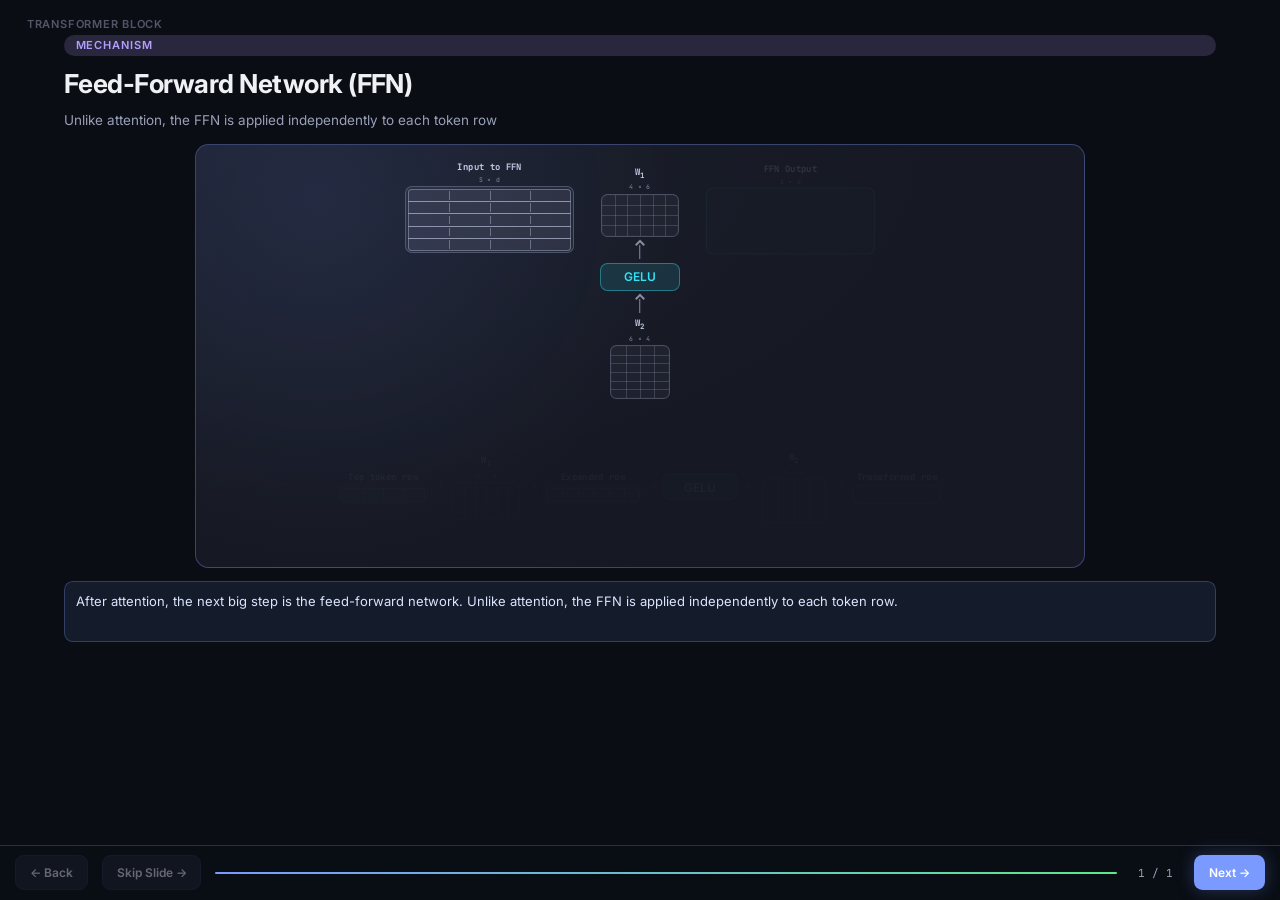
<file: html-animations/day2-after-attention.html>
<!DOCTYPE html>
<html lang="en">
<head>
<meta charset="UTF-8">
<meta name="viewport" content="width=device-width, initial-scale=1.0">
<title>Day 2 - After Attention</title>
<style>
  @import url('https://fonts.googleapis.com/css2?family=Inter:wght@400;500;600;700;800&family=JetBrains+Mono:wght@400;500;600&display=swap');

  * { margin: 0; padding: 0; box-sizing: border-box; }

  html {
    font-size: clamp(14px, calc(0.5vw + 0.55vh + 4px), 32px);
  }

  :root {
    --bg: #0a0d14;
    --surface: #161923;
    --surface2: #1e2231;
    --border: #2a2f42;
    --text: #f0f1f4;
    --text-dim: #99a0b8;
    --accent: #7b9aff;
    --accent-glow: rgba(123,154,255,0.28);
    --green: #5ae88e;
    --green-glow: rgba(90,232,142,0.22);
    --purple: #b49dff;
    --cyan: #33e0f5;
    --arch-arrow-length: 1.2rem;
  }

  body {
    background: var(--bg);
    color: var(--text);
    font-family: 'Inter', sans-serif;
    height: 100vh;
    overflow: hidden;
    display: flex;
    flex-direction: column;
  }

  .slide-container {
    flex: 1;
    position: relative;
    overflow: hidden;
  }

  .slide {
    position: absolute;
    inset: 0;
    display: none;
    flex-direction: column;
    padding: 2.25rem 5vw 4.25rem;
    overflow-y: auto;
    animation: fadeSlideIn 0.4s cubic-bezier(0.25, 0.46, 0.45, 0.94);
  }

  .slide.active { display: flex; }

  @keyframes fadeSlideIn {
    from { opacity: 0; transform: translateY(1rem); }
    to { opacity: 1; transform: translateY(0); }
  }

  h2 {
    font-size: 1.7rem;
    font-weight: 700;
    letter-spacing: -0.02em;
    margin-bottom: 0.75rem;
  }

  .small-text {
    font-size: 0.88rem;
    color: var(--text-dim);
    line-height: 1.55;
  }

  .section-tag {
    position: absolute;
    top: 1.125rem;
    left: 1.75rem;
    font-size: 0.72rem;
    font-weight: 600;
    text-transform: uppercase;
    letter-spacing: 0.07em;
    color: var(--text-dim);
    opacity: 0.5;
  }

  .badge {
    display: inline-block;
    font-size: 0.72rem;
    font-weight: 600;
    text-transform: uppercase;
    letter-spacing: 0.08em;
    padding: 0.25rem 0.75rem;
    border-radius: 1.25rem;
    margin-bottom: 0.75rem;
  }

  .badge.concept {
    background: rgba(180,157,255,0.18);
    color: var(--purple);
  }

  .card {
    background: var(--surface);
    border: 1px solid var(--border);
    border-radius: 0.875rem;
    padding: 1.5rem;
    position: relative;
    overflow: hidden;
  }

  .card::before {
    content: '';
    position: absolute;
    inset: 0;
    border-radius: inherit;
    background: radial-gradient(ellipse at top left, rgba(123,154,255,0.05), transparent 60%);
    pointer-events: none;
  }

  .deck-layout {
    margin-top: 0.85rem;
    display: flex;
    align-items: center;
    justify-content: center;
  }

  .takeaway {
    margin-top: 0.82rem;
    border: 1px solid rgba(123,154,255,0.28);
    border-radius: 0.58rem;
    background: rgba(123,154,255,0.1);
    display: block;
    padding: 0.62rem 0.72rem;
    font-size: 0.85rem;
    color: #dbe4ff;
    line-height: 1.45;
    min-height: 3.95rem;
  }

  .bottom-bar {
    height: 3.6rem;
    border-top: 1px solid var(--border);
    background: rgba(10,13,20,0.96);
    display: flex;
    align-items: center;
    gap: 0.9rem;
    padding: 0 1rem;
    flex-shrink: 0;
  }

  .nav-btn {
    background: var(--surface2);
    color: var(--text);
    border: 1px solid var(--border);
    border-radius: 0.55rem;
    padding: 0.58rem 0.9rem;
    font: inherit;
    font-size: 0.78rem;
    font-weight: 600;
    cursor: pointer;
    transition: 0.18s ease;
  }

  .nav-btn.primary {
    background: var(--accent);
    color: #fff;
    border-color: transparent;
    box-shadow: 0 0 18px var(--accent-glow);
  }

  .nav-btn:disabled {
    opacity: 0.4;
    cursor: default;
    box-shadow: none;
  }

  .progress-track {
    flex: 1;
    height: 0.18rem;
    border-radius: 999px;
    background: rgba(153,160,184,0.18);
    overflow: hidden;
  }

  .progress-fill {
    height: 100%;
    width: 100%;
    background: linear-gradient(90deg, var(--accent), var(--green));
  }

  .slide-counter {
    min-width: 3.2rem;
    text-align: center;
    font-family: 'JetBrains Mono', monospace;
    font-size: 0.72rem;
    color: var(--text-dim);
  }

  .arch-box {
    padding: 0.45rem 1.25rem;
    border-radius: 0.5rem;
    font-size: 0.78rem;
    font-weight: 600;
    text-align: center;
    min-width: 9rem;
    border: 1.5px solid;
    position: relative;
    z-index: 1;
  }

  .arch-box.ffn {
    background: rgba(51,224,245,0.12);
    border-color: rgba(51,224,245,0.4);
    color: var(--cyan);
  }

  .arch-arrow {
    position: relative;
    width: 0.9rem;
    height: var(--arch-arrow-length);
    margin: 0.05rem 0;
    display: block;
    overflow: visible;
  }

  .arch-arrow::before {
    content: '';
    position: absolute;
    left: 50%;
    top: 0.26rem;
    bottom: 0;
    width: 1.5px;
    transform: translateX(-50%);
    background: rgba(153,160,184,0.85);
  }

  .arch-arrow::after {
    content: '';
    position: absolute;
    left: 50%;
    top: 0;
    width: 0.32rem;
    height: 0.32rem;
    border-left: 2px solid rgba(153,160,184,0.85);
    border-top: 2px solid rgba(153,160,184,0.85);
    transform: translateX(-50%) rotate(45deg);
  }

  .post-panel {
    display: grid;
    justify-items: center;
    align-content: start;
    gap: 0.16rem;
  }

  .post-panel-label {
    font-family: 'JetBrains Mono', monospace;
    font-size: 0.58rem;
    font-weight: 700;
    letter-spacing: 0.04em;
    text-align: center;
    color: rgba(214,224,250,0.9);
  }

  .post-panel-dims {
    font-family: 'JetBrains Mono', monospace;
    font-size: 0.42rem;
    color: rgba(182,194,223,0.66);
    letter-spacing: 0.04em;
    text-align: center;
  }

  .post-formula-chip,
  .post-note {
    font-family: 'JetBrains Mono', monospace;
    font-size: 0.54rem;
    line-height: 1.35;
    border-radius: 999px;
    padding: 0.18rem 0.46rem;
    white-space: nowrap;
  }

  .post-formula-chip {
    border: 1px solid rgba(123,154,255,0.3);
    background: rgba(123,154,255,0.1);
    color: rgba(220,229,255,0.95);
  }

  .post-note {
    border: 1px solid rgba(90,232,142,0.22);
    background: rgba(90,232,142,0.08);
    color: rgba(192,244,215,0.92);
    white-space: normal;
  }

  .matrix-shell {
    position: relative;
    padding: 0.1rem;
    border: 1px solid rgba(184,194,221,0.28);
    border-radius: 0.46rem;
    background: rgba(184,194,221,0.05);
    overflow: hidden;
  }

  .matrix-shell::before,
  .weight-shell::before {
    content: '';
    position: absolute;
    inset: 0;
    border-radius: inherit;
    box-shadow: inset 0 0 0 1px rgba(255,255,255,0.02);
    pointer-events: none;
  }

  .matrix-shell.matrix-neutral {
    background: rgba(184,194,221,0.05);
    border-color: rgba(184,194,221,0.28);
  }

  .matrix-shell.matrix-focus {
    background: rgba(123,154,255,0.08);
    border-color: rgba(123,154,255,0.32);
  }

  .matrix-shell.matrix-result {
    background: rgba(51,224,245,0.08);
    border-color: rgba(51,224,245,0.3);
  }

  .matrix-slots {
    display: grid;
  }

  .matrix-row {
    min-height: 0;
    padding: 0;
    opacity: 1;
    transform: translateY(0);
    transition: opacity 0.24s ease, transform 0.24s ease;
  }

  .matrix-row.is-hidden {
    opacity: 0;
    transform: translateY(0.16rem);
  }

  .matrix-row.is-active .matrix-vector {
    border-color: rgba(123,154,255,0.72);
    background: rgba(123,154,255,0.17);
    box-shadow: 0 0 0 0.08rem rgba(123,154,255,0.18);
  }

  .matrix-row + .matrix-row .matrix-vector {
    margin-top: -1px;
  }

  .matrix-vector {
    position: relative;
    height: var(--matrix-row-h, 0.86rem);
    width: 100%;
    border-radius: 0;
    border: 1px solid rgba(184,194,221,0.4);
    background: rgba(184,194,221,0.08);
    overflow: hidden;
    transition: border-color 0.22s ease, background 0.22s ease, box-shadow 0.22s ease;
  }

  .matrix-shell.matrix-focus .matrix-vector {
    border-color: rgba(123,154,255,0.5);
    background: rgba(123,154,255,0.12);
  }

  .matrix-shell.matrix-result .matrix-vector {
    border-color: rgba(51,224,245,0.46);
    background: rgba(51,224,245,0.11);
  }

  .matrix-row:first-child .matrix-vector {
    border-top-left-radius: 0.24rem;
    border-top-right-radius: 0.24rem;
  }

  .matrix-row:last-child .matrix-vector {
    border-bottom-left-radius: 0.24rem;
    border-bottom-right-radius: 0.24rem;
  }

  .matrix-divider {
    position: absolute;
    top: 0.08rem;
    bottom: 0.08rem;
    width: 1px;
    background: rgba(201,212,240,0.38);
  }

  .weight-wrap {
    display: grid;
    justify-items: center;
    gap: 0.08rem;
  }

  .weight-shell {
    position: relative;
    border: 1px solid rgba(184,194,221,0.28);
    border-radius: 0.42rem;
    background: rgba(184,194,221,0.05);
    overflow: hidden;
  }

  .weight-grid {
    position: absolute;
    inset: 0;
  }

  .weight-grid-v,
  .weight-grid-h {
    position: absolute;
    background: rgba(184,194,221,0.2);
  }

  .weight-grid-v {
    top: 0;
    bottom: 0;
    width: 1px;
  }

  .weight-grid-h {
    left: 0;
    right: 0;
    height: 1px;
  }

  .ffn-stage {
    position: relative;
    width: min(100%, 58rem);
    min-height: clamp(18rem, 60vh, 26rem);
    padding: 1rem 1.15rem 1.15rem;
    border-color: rgba(123,154,255,0.34);
    background:
      radial-gradient(circle at 14% 14%, rgba(123,154,255,0.1), transparent 42%),
      var(--surface);
  }

  .ffn-ghost-layer {
    position: absolute;
    inset: 0;
    pointer-events: none;
    z-index: 6;
    overflow: hidden;
  }

  .ffn-ghost {
    position: absolute;
    pointer-events: none;
    transform-origin: center center;
    opacity: 0.98;
    will-change: transform, opacity;
  }

  .ffn-main-row {
    position: relative;
    z-index: 2;
    display: grid;
    grid-template-columns: minmax(0, 12rem) auto minmax(0, 12rem);
    justify-content: center;
    align-items: start;
    gap: 1.2rem;
  }

  .ffn-input-wrap,
  .ffn-output-wrap {
    transition: opacity 0.24s ease, transform 0.24s ease;
  }

  .ffn-output-wrap {
    opacity: 0.14;
    transform: translateY(0.1rem);
    filter: saturate(0.76);
  }

  .ffn-core-wrap {
    display: grid;
    justify-items: center;
    align-content: center;
    gap: 0.22rem;
    padding-top: 0.35rem;
  }

  .ffn-core-wrap .arch-box.ffn {
    min-width: 6.2rem;
    padding: 0.35rem 0.85rem;
  }

  .ffn-formula-chip {
    position: relative;
    z-index: 2;
    margin: 0.7rem auto 0;
    opacity: 0;
    visibility: hidden;
    transform: translateY(0.16rem);
    transition: opacity 0.24s ease, transform 0.24s ease, visibility 0.24s ease;
  }

  .ffn-example-lane {
    position: relative;
    z-index: 2;
    margin-top: 0.95rem;
    display: grid;
    grid-template-columns:
      minmax(0, 6.1rem) auto
      minmax(0, 4.9rem) auto
      minmax(0, 6.6rem) auto
      auto auto
      minmax(0, 4.9rem) auto
      minmax(0, 6.1rem);
    align-items: center;
    justify-content: center;
    gap: 0.38rem;
    opacity: 0.12;
    transform: translateY(0.22rem);
    filter: saturate(0.72);
    transition: opacity 0.24s ease, transform 0.24s ease, filter 0.24s ease;
  }

  .ffn-example-panel {
    opacity: 0.42;
    transform: translateY(0.16rem);
    transition: opacity 0.24s ease, transform 0.24s ease, filter 0.24s ease;
  }

  .ffn-step-arrow {
    font-family: 'JetBrains Mono', monospace;
    font-size: 0.76rem;
    color: rgba(188,199,225,0.7);
    opacity: 0.22;
    transition: opacity 0.24s ease, transform 0.24s ease;
  }

  .ffn-hidden-row .matrix-vector {
    border-color: rgba(180,157,255,0.5);
    background: rgba(180,157,255,0.11);
  }

  .ffn-note {
    position: relative;
    z-index: 2;
    margin: 0.72rem auto 0;
    max-width: 24rem;
    text-align: center;
    opacity: 0;
    visibility: hidden;
    transform: translateY(0.16rem);
    transition: opacity 0.24s ease, transform 0.24s ease, visibility 0.24s ease;
  }

  .ffn-copy-target-hidden {
    opacity: 0;
  }

  #ffn-input-shell .matrix-row:not([data-row="0"]) .matrix-vector,
  #ffn-output-shell .matrix-row:not([data-row="0"]) .matrix-vector {
    transition: opacity 0.24s ease, filter 0.24s ease, border-color 0.24s ease, background 0.24s ease, box-shadow 0.24s ease;
  }

  #ffn-example-source-shell .matrix-vector,
  #ffn-example-hidden-shell .matrix-vector,
  #ffn-example-output-shell .matrix-vector {
    transition: border-color 0.24s ease, background 0.24s ease, box-shadow 0.24s ease, opacity 0.24s ease;
  }

  .ffn-stage.ffn-show-example #ffn-input-shell .matrix-row[data-row="0"] .matrix-vector {
    border-color: rgba(123,154,255,0.7);
    background: rgba(123,154,255,0.16);
    box-shadow: 0 0 0 0.08rem rgba(123,154,255,0.22);
  }

  .ffn-stage.ffn-show-example #ffn-input-shell .matrix-row:not([data-row="0"]) .matrix-vector {
    opacity: 0.42;
    filter: saturate(0.72);
  }

  .ffn-stage.ffn-show-example .ffn-example-lane {
    opacity: 1;
    transform: translateY(0);
    filter: none;
  }

  .ffn-stage.ffn-show-example .ffn-formula-chip {
    opacity: 1;
    visibility: visible;
    transform: translateY(0);
  }

  .ffn-stage.ffn-show-example .ffn-step-arrow {
    opacity: 0.82;
  }

  .ffn-stage.ffn-show-example .ffn-example-panel,
  .ffn-stage.ffn-show-example #ffn-gelu-example {
    opacity: 1;
    transform: translateY(0);
    filter: none;
  }

  .ffn-stage.ffn-show-example .ffn-output-wrap {
    opacity: 0.42;
    transform: translateY(0);
    filter: saturate(0.82);
  }

  .ffn-stage.ffn-show-full .ffn-example-lane {
    opacity: 0.34;
    filter: saturate(0.7);
  }

  .ffn-stage.ffn-show-full .ffn-output-wrap {
    opacity: 1;
    transform: translateY(0);
    filter: none;
  }

  .ffn-stage.ffn-show-full #ffn-input-wrap {
    opacity: 0.82;
  }

  .ffn-stage.ffn-show-full #ffn-core-wrap {
    filter: drop-shadow(0 0 0.55rem rgba(123,154,255,0.12));
  }

  .ffn-stage.ffn-show-full .ffn-note {
    opacity: 1;
    visibility: visible;
    transform: translateY(0);
  }

  .ffn-stage.ffn-show-full #ffn-example-output-shell .matrix-vector {
    border-color: rgba(51,224,245,0.34);
    box-shadow: none;
  }

  @media (max-width: 56rem) {
    .slide {
      padding: 1.5rem 1.25rem 4rem;
    }

    .ffn-stage {
      min-height: clamp(18rem, 62vh, 24rem);
      padding: 0.95rem 0.82rem 1rem;
    }

    .ffn-main-row {
      grid-template-columns: 1fr;
      gap: 0.85rem;
      justify-items: center;
    }

    .ffn-example-lane {
      grid-template-columns: 1fr;
      justify-items: center;
      gap: 0.28rem;
      margin-top: 0.8rem;
    }

    .ffn-step-arrow {
      transform: rotate(90deg);
    }

    .bottom-bar {
      gap: 0.55rem;
      padding: 0 0.7rem;
    }

    .nav-btn {
      padding: 0.52rem 0.72rem;
      font-size: 0.72rem;
    }
  }

  @media (max-width: 44rem) {
    .slide {
      padding: 1.3rem 1rem 4rem;
    }

    .takeaway {
      font-size: 0.78rem;
      padding: 0.56rem 0.62rem;
      min-height: 4.4rem;
    }

    .ffn-stage {
      min-height: clamp(17rem, 62vh, 23rem);
    }

    #ffn-input-shell,
    #ffn-output-shell {
      width: 9.2rem !important;
    }

    .ffn-core-wrap .arch-box.ffn {
      min-width: 5.4rem;
    }
  }
</style>
</head>
<body>
<div class="slide-container">
  <div class="slide active" id="slide-ffn">
    <span class="section-tag">Transformer Block</span>
    <div class="badge concept">Mechanism</div>
    <h2>Feed-Forward Network (FFN)</h2>
    <p class="small-text">Unlike attention, the FFN is applied independently to each token row</p>
    <div class="deck-layout">
      <div class="card ffn-stage" id="ffn-stage">
        <div class="ffn-ghost-layer" id="ffn-ghost-layer"></div>
        <div class="ffn-main-row" id="ffn-main-row">
          <div class="post-panel ffn-input-wrap" id="ffn-input-wrap"></div>
          <div class="ffn-core-wrap" id="ffn-core-wrap"></div>
          <div class="post-panel ffn-output-wrap" id="ffn-output-wrap"></div>
        </div>
        <div class="post-formula-chip ffn-formula-chip" id="ffn-formula-chip">FFN(h<sub>i</sub>) = W<sub>2</sub>(GELU(W<sub>1</sub>h<sub>i</sub>))</div>
        <div class="ffn-example-lane" id="ffn-example-lane"></div>
        <div class="post-note ffn-note" id="ffn-note">The same W<sub>1</sub>, GELU, and W<sub>2</sub> are reused for every token row.</div>
      </div>
    </div>
    <div class="takeaway" id="ffn-takeaway"></div>
  </div>
</div>

<div class="bottom-bar">
  <button class="nav-btn" id="btnPrev" disabled>&larr; Back</button>
  <button class="nav-btn" id="btnSkip" disabled>Skip Slide &rarr;</button>
  <div class="progress-track">
    <div class="progress-fill" id="progressFill"></div>
  </div>
  <span class="slide-counter" id="slideCounter">1 / 1</span>
  <button class="nav-btn primary" id="btnNext">Next &rarr;</button>
</div>

<script>
const TOKENS = ['cat', 'sat', 'on', 'the', 'mat'];
const D_MODEL = 4;
const D_FF = 6;

const TAKEAWAYS = [
  'After attention, the next big step is the feed-forward network. Unlike attention, the FFN is applied independently to each token row.',
  'Take one token row from the top. The FFN first projects it up to a higher-dimensional hidden space, applies a nonlinearity, and then projects it back down.',
  'Now apply that same FFN to every token row in parallel. The rows do not interact here: each token is transformed independently by the same learned network.'
];

const state = {
  ffn: {
    initialized: false,
    step: 0,
    timers: [],
    rafIds: []
  },
  ui: {}
};

function createEl(tag, options = {}) {
  const el = document.createElement(tag);
  if (options.className) el.className = options.className;
  if (options.id) el.id = options.id;
  if (options.text != null) el.textContent = options.text;
  if (options.html != null) el.innerHTML = options.html;
  if (options.dataset) {
    Object.keys(options.dataset).forEach((key) => {
      el.dataset[key] = options.dataset[key];
    });
  }
  return el;
}

function clearTimers(bucket) {
  bucket.timers.forEach((id) => clearTimeout(id));
  bucket.rafIds.forEach((id) => cancelAnimationFrame(id));
  bucket.timers = [];
  bucket.rafIds = [];
}

function createPanel(labelHtml, dimsHtml, shellNode, extraClass = '') {
  const wrap = createEl('div', { className: 'post-panel' + (extraClass ? ' ' + extraClass : '') });
  wrap.appendChild(createEl('div', { className: 'post-panel-label', html: labelHtml }));
  if (dimsHtml) wrap.appendChild(createEl('div', { className: 'post-panel-dims', html: dimsHtml }));
  wrap.appendChild(shellNode);
  return wrap;
}

function createStructuralMatrix(id, rows, cols, options = {}) {
  const shell = createEl('div', {
    id,
    className: 'matrix-shell ' + (options.shellClass || 'matrix-neutral')
  });
  shell.style.width = options.width || '11rem';
  if (options.rowHeight) shell.style.setProperty('--matrix-row-h', options.rowHeight);
  const slots = createEl('div', { className: 'matrix-slots' });
  for (let row = 0; row < rows; row += 1) {
    const rowEl = createEl('div', {
      className: 'matrix-row' + ((options.hiddenRows || []).includes(row) ? ' is-hidden' : ''),
      id: id + '-row-' + row,
      dataset: { row: String(row) }
    });
    const vector = createEl('div', { className: 'matrix-vector', id: id + '-vec-' + row });
    for (let i = 1; i < cols; i += 1) {
      const divider = createEl('span', { className: 'matrix-divider' });
      divider.style.left = (i / cols * 100).toFixed(2) + '%';
      vector.appendChild(divider);
    }
    rowEl.appendChild(vector);
    slots.appendChild(rowEl);
  }
  shell.appendChild(slots);
  return shell;
}

function createSymbolicWeightMatrix(id, rows, cols, options = {}) {
  const wrap = createEl('div', { className: 'weight-wrap', id: id + '-wrap' });
  const shell = createEl('div', { className: 'weight-shell', id });
  shell.style.width = options.width || '4.8rem';
  shell.style.height = options.height || '3rem';
  const grid = createEl('div', { className: 'weight-grid' });
  for (let c = 1; c < cols; c += 1) {
    const v = createEl('span', { className: 'weight-grid-v' });
    v.style.left = (c / cols * 100).toFixed(2) + '%';
    grid.appendChild(v);
  }
  for (let r = 1; r < rows; r += 1) {
    const h = createEl('span', { className: 'weight-grid-h' });
    h.style.top = (r / rows * 100).toFixed(2) + '%';
    grid.appendChild(h);
  }
  shell.appendChild(grid);
  wrap.appendChild(shell);
  return wrap;
}

function createOperatorBox(id, label, className) {
  return createEl('div', { id, className: 'arch-box ' + className, text: label });
}

function createExampleRow(id, cols, options = {}) {
  return createStructuralMatrix(id, 1, cols, {
    width: options.width || '5.8rem',
    rowHeight: options.rowHeight || '0.9rem',
    shellClass: options.shellClass || 'matrix-neutral',
    hiddenRows: options.hidden ? [0] : []
  });
}

function createStepArrow() {
  return createEl('div', { className: 'ffn-step-arrow', html: '&rarr;' });
}

function setRowVisibility(shellId, visibleCount) {
  const rows = document.querySelectorAll('#' + shellId + ' .matrix-row');
  rows.forEach((row, index) => {
    row.classList.toggle('is-hidden', index >= visibleCount);
  });
}

function clearActiveRows(shellId) {
  const rows = document.querySelectorAll('#' + shellId + ' .matrix-row');
  rows.forEach((row) => row.classList.remove('is-active'));
}

function setActiveRow(shellId, rowIndex) {
  clearActiveRows(shellId);
  const row = document.querySelector('#' + shellId + ' .matrix-row[data-row="' + rowIndex + '"]');
  if (row) row.classList.add('is-active');
}

function createGhostFromElement(sourceEl) {
  const stage = document.getElementById('ffn-stage');
  const layer = document.getElementById('ffn-ghost-layer');
  if (!sourceEl || !stage || !layer) return null;
  const stageRect = stage.getBoundingClientRect();
  const sourceRect = sourceEl.getBoundingClientRect();
  const ghost = sourceEl.cloneNode(true);
  ghost.classList.add('ffn-ghost');
  ghost.style.left = (sourceRect.left - stageRect.left).toFixed(2) + 'px';
  ghost.style.top = (sourceRect.top - stageRect.top).toFixed(2) + 'px';
  ghost.style.width = sourceRect.width.toFixed(2) + 'px';
  ghost.style.height = sourceRect.height.toFixed(2) + 'px';
  layer.appendChild(ghost);
  return ghost;
}

function animateGhostToTarget(ghost, targetEl, durationMs) {
  const stage = document.getElementById('ffn-stage');
  if (!ghost || !targetEl || !stage) return;
  const stageRect = stage.getBoundingClientRect();
  const ghostLeft = parseFloat(ghost.style.left);
  const ghostTop = parseFloat(ghost.style.top);
  const targetRect = targetEl.getBoundingClientRect();
  const dx = targetRect.left - stageRect.left - ghostLeft;
  const dy = targetRect.top - stageRect.top - ghostTop;
  const sx = targetRect.width / Math.max(parseFloat(ghost.style.width), 1);
  const sy = targetRect.height / Math.max(parseFloat(ghost.style.height), 1);
  ghost.style.transition = 'transform ' + durationMs + 'ms cubic-bezier(0.2, 0.75, 0.3, 1), opacity 160ms ease';
  requestAnimationFrame(() => {
    ghost.style.transform = 'translate(' + dx.toFixed(2) + 'px,' + dy.toFixed(2) + 'px) scale(' + sx.toFixed(3) + ',' + sy.toFixed(3) + ')';
  });
}

function buildFfnSlide() {
  if (state.ffn.initialized) return;

  const inputWrap = document.getElementById('ffn-input-wrap');
  const outputWrap = document.getElementById('ffn-output-wrap');
  const coreWrap = document.getElementById('ffn-core-wrap');
  const exampleLane = document.getElementById('ffn-example-lane');

  inputWrap.appendChild(
    createPanel('Input to FFN', 'S × d', createStructuralMatrix('ffn-input-shell', TOKENS.length, D_MODEL, {
      width: '11rem',
      shellClass: 'matrix-neutral'
    }))
  );

  outputWrap.appendChild(
    createPanel('FFN Output', 'S × d', createStructuralMatrix('ffn-output-shell', TOKENS.length, D_MODEL, {
      width: '11rem',
      shellClass: 'matrix-result',
      hiddenRows: [0, 1, 2, 3, 4]
    }))
  );

  const w1Panel = createPanel('W<sub>1</sub>', '4 × 6', createSymbolicWeightMatrix('ffn-main-w1', D_MODEL, D_FF, {
    width: '5.1rem',
    height: '2.8rem'
  }));
  const geluBox = createOperatorBox('ffn-gelu-main', 'GELU', 'ffn');
  geluBox.style.minWidth = '5.2rem';
  geluBox.style.padding = '0.34rem 0.78rem';
  const w2Panel = createPanel('W<sub>2</sub>', '6 × 4', createSymbolicWeightMatrix('ffn-main-w2', D_FF, D_MODEL, {
    width: '3.9rem',
    height: '3.5rem'
  }));

  coreWrap.appendChild(w1Panel);
  coreWrap.appendChild(createEl('div', { className: 'arch-arrow' }));
  coreWrap.appendChild(geluBox);
  coreWrap.appendChild(createEl('div', { className: 'arch-arrow' }));
  coreWrap.appendChild(w2Panel);

  const sourceExamplePanel = createPanel('Top token row', '', createExampleRow('ffn-example-source-shell', D_MODEL, {
    width: '5.8rem',
    shellClass: 'matrix-focus'
  }), 'ffn-example-panel');
  sourceExamplePanel.id = 'ffn-example-source-panel';
  exampleLane.appendChild(sourceExamplePanel);
  exampleLane.appendChild(createStepArrow());
  const w1ExamplePanel = createPanel('W<sub>1</sub>', '4 × 6', createSymbolicWeightMatrix('ffn-example-w1', D_MODEL, D_FF, {
    width: '4.4rem',
    height: '2.5rem'
  }), 'ffn-example-panel');
  w1ExamplePanel.id = 'ffn-example-w1-panel';
  exampleLane.appendChild(w1ExamplePanel);
  exampleLane.appendChild(createStepArrow());
  const hiddenExamplePanel = createPanel('Expanded row', '', createExampleRow('ffn-example-hidden-shell', D_FF, {
    width: '6.5rem',
    shellClass: 'matrix-focus'
  }), 'ffn-example-panel ffn-hidden-row');
  hiddenExamplePanel.id = 'ffn-example-hidden-panel';
  exampleLane.appendChild(hiddenExamplePanel);
  exampleLane.appendChild(createStepArrow());
  const geluExample = createOperatorBox('ffn-gelu-example', 'GELU', 'ffn');
  geluExample.classList.add('ffn-example-panel');
  geluExample.style.minWidth = '4.9rem';
  geluExample.style.padding = '0.3rem 0.7rem';
  exampleLane.appendChild(geluExample);
  exampleLane.appendChild(createStepArrow());
  const w2ExamplePanel = createPanel('W<sub>2</sub>', '6 × 4', createSymbolicWeightMatrix('ffn-example-w2', D_FF, D_MODEL, {
    width: '4.2rem',
    height: '3rem'
  }), 'ffn-example-panel');
  w2ExamplePanel.id = 'ffn-example-w2-panel';
  exampleLane.appendChild(w2ExamplePanel);
  exampleLane.appendChild(createStepArrow());
  const outputExamplePanel = createPanel('Transformed row', '', createExampleRow('ffn-example-output-shell', D_MODEL, {
    width: '5.8rem',
    shellClass: 'matrix-result',
    hidden: true
  }), 'ffn-example-panel');
  outputExamplePanel.id = 'ffn-example-output-panel';
  exampleLane.appendChild(outputExamplePanel);

  state.ffn.initialized = true;
}

function syncTakeaway() {
  document.getElementById('ffn-takeaway').innerHTML = TAKEAWAYS[state.ffn.step];
}

function syncButtons() {
  const prev = document.getElementById('btnPrev');
  const next = document.getElementById('btnNext');
  const skip = document.getElementById('btnSkip');
  prev.disabled = state.ffn.step <= 0;
  next.disabled = state.ffn.step >= 2;
  skip.disabled = true;
}

function setFfnStep(step) {
  buildFfnSlide();
  const stage = document.getElementById('ffn-stage');
  const clamped = Math.max(0, Math.min(2, step));
  state.ffn.step = clamped;
  stage.classList.toggle('ffn-show-example', clamped >= 1);
  stage.classList.toggle('ffn-show-full', clamped >= 2);
  setRowVisibility('ffn-output-shell', clamped === 0 ? 0 : clamped === 1 ? 1 : TOKENS.length);
  setRowVisibility('ffn-example-output-shell', clamped >= 1 ? 1 : 0);
  const exampleSourceVec = document.querySelector('#ffn-example-source-shell .matrix-vector');
  if (exampleSourceVec) exampleSourceVec.classList.remove('ffn-copy-target-hidden');
  clearActiveRows('ffn-input-shell');
  clearActiveRows('ffn-output-shell');
  if (clamped === 1) {
    setActiveRow('ffn-input-shell', 0);
    setActiveRow('ffn-output-shell', 0);
  }
  syncTakeaway();
  syncButtons();
}

function runFfnStep() {
  buildFfnSlide();
  clearTimers(state.ffn);

  if (state.ffn.step === 0) {
    const sourceVec = document.querySelector('#ffn-input-shell-row-0 .matrix-vector');
    const targetVec = document.querySelector('#ffn-example-source-shell .matrix-vector');
    const ghost = createGhostFromElement(sourceVec);
    setFfnStep(1);
    if (targetVec) targetVec.classList.add('ffn-copy-target-hidden');
    if (ghost && targetVec) {
      animateGhostToTarget(ghost, targetVec, 360);
      const timerId = setTimeout(() => {
        targetVec.classList.remove('ffn-copy-target-hidden');
        ghost.style.opacity = '0';
        setTimeout(() => ghost.remove(), 180);
      }, 360);
      state.ffn.timers.push(timerId);
    }
    return true;
  }

  if (state.ffn.step === 1) {
    setFfnStep(2);
    setRowVisibility('ffn-output-shell', 1);
    setActiveRow('ffn-input-shell', 0);
    setActiveRow('ffn-output-shell', 0);
    TOKENS.slice(1).forEach((_, index) => {
      const rowIndex = index + 1;
      const timerId = setTimeout(() => {
        setRowVisibility('ffn-output-shell', rowIndex + 1);
        setActiveRow('ffn-input-shell', rowIndex);
        setActiveRow('ffn-output-shell', rowIndex);
        if (rowIndex === TOKENS.length - 1) {
          const settleTimer = setTimeout(() => {
            clearActiveRows('ffn-input-shell');
            clearActiveRows('ffn-output-shell');
          }, 220);
          state.ffn.timers.push(settleTimer);
        }
      }, rowIndex * 90);
      state.ffn.timers.push(timerId);
    });
    return true;
  }

  return false;
}

function resetFfnSlide() {
  clearTimers(state.ffn);
  const layer = document.getElementById('ffn-ghost-layer');
  if (layer) layer.innerHTML = '';
  setFfnStep(0);
}

function refreshSlides() {
  document.getElementById('slideCounter').textContent = '1 / 1';
  document.getElementById('progressFill').style.width = '100%';
}

function getInitialStepFromLocation() {
  try {
    const url = new URL(window.location.href);
    const raw = url.searchParams.get('step');
    if (raw == null) return null;
    const parsed = Number(raw);
    return Number.isFinite(parsed) ? parsed : null;
  } catch (err) {
    return null;
  }
}

function initUi() {
  state.ui.prev = document.getElementById('btnPrev');
  state.ui.next = document.getElementById('btnNext');
  state.ui.skip = document.getElementById('btnSkip');

  state.ui.prev.addEventListener('click', () => {
    if (state.ffn.step > 0) setFfnStep(state.ffn.step - 1);
  });

  state.ui.next.addEventListener('click', () => {
    runFfnStep();
  });

  document.addEventListener('keydown', (event) => {
    if (event.key === 'ArrowRight' || event.key === ' ') {
      event.preventDefault();
      runFfnStep();
    } else if (event.key === 'ArrowLeft') {
      event.preventDefault();
      if (state.ffn.step > 0) setFfnStep(state.ffn.step - 1);
    }
  });
}

buildFfnSlide();
initUi();
refreshSlides();
const initialStep = getInitialStepFromLocation();
if (initialStep == null) {
  resetFfnSlide();
} else {
  setFfnStep(initialStep);
}
</script>
</body>
</html>
</file>
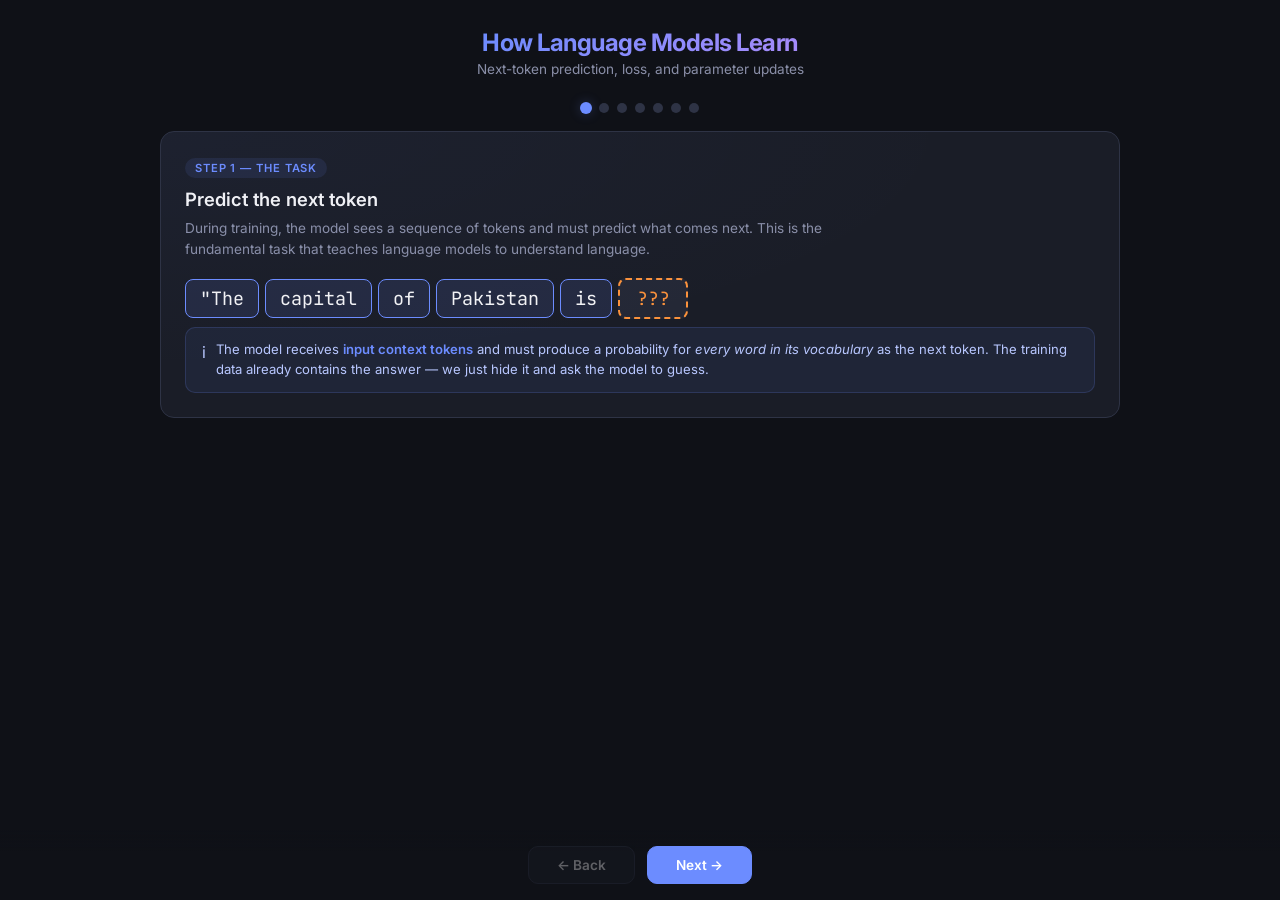
<file: html-animations/next-token-loss.html>
<!DOCTYPE html>
<html lang="en">
<head>
<meta charset="UTF-8">
<meta name="viewport" content="width=device-width, initial-scale=1.0">
<title>How Language Models Learn — Next-Token Prediction</title>
<style>
  @import url('https://fonts.googleapis.com/css2?family=Inter:wght@400;500;600;700&family=JetBrains+Mono:wght@400;500;600&display=swap');

  * { margin: 0; padding: 0; box-sizing: border-box; }

  :root {
    --bg: #0f1117;
    --surface: #1a1d27;
    --surface2: #242836;
    --border: #2e3345;
    --text: #f3f3f5;
    --text-dim: #8a8fa8;
    --accent: #6c8cff;
    --accent-glow: rgba(108, 140, 255, 0.25);
    --green: #4ade80;
    --green-glow: rgba(74, 222, 128, 0.2);
    --red: #f87171;
    --red-glow: rgba(248, 113, 113, 0.2);
    --orange: #fb923c;
    --purple: #a78bfa;
    --yellow: #facc15;
    --cyan: #22d3ee;
  }

  body {
    background: var(--bg);
    color: var(--text);
    font-family: 'Inter', sans-serif;
    min-height: 100vh;
    display: flex;
    flex-direction: column;
    align-items: center;
    overflow-x: hidden;
  }

  /* ── Header ── */
  .header {
    text-align: center;
    padding: 28px 20px 10px;
  }
  .header h1 {
    font-size: 1.5rem;
    font-weight: 700;
    letter-spacing: -0.02em;
    background: linear-gradient(135deg, var(--accent), var(--purple));
    -webkit-background-clip: text;
    -webkit-text-fill-color: transparent;
  }
  .header p {
    color: var(--text-dim);
    font-size: 0.85rem;
    margin-top: 4px;
  }

  /* ── Stage container ── */
  .stage {
    width: min(960px, 95vw);
    flex: 1;
    position: relative;
    padding: 16px 0 100px;
  }

  /* ── Step indicator ── */
  .step-dots {
    display: flex;
    justify-content: center;
    gap: 8px;
    margin-bottom: 18px;
  }
  .step-dots .dot {
    width: 10px; height: 10px;
    border-radius: 50%;
    background: var(--border);
    transition: all 0.4s;
    cursor: pointer;
  }
  .step-dots .dot.active {
    background: var(--accent);
    box-shadow: 0 0 10px var(--accent-glow);
    transform: scale(1.2);
  }
  .step-dots .dot.done {
    background: var(--green);
  }

  /* ── Panels ── */
  .panel {
    display: none;
    flex-direction: column;
    gap: 20px;
    animation: fadeSlideIn 0.5s ease;
  }
  .panel.active { display: flex; }

  @keyframes fadeSlideIn {
    from { opacity: 0; transform: translateY(18px); }
    to   { opacity: 1; transform: translateY(0); }
  }

  .card {
    background: var(--surface);
    border: 1px solid var(--border);
    border-radius: 14px;
    padding: 24px;
    position: relative;
    overflow: hidden;
  }
  .card::before {
    content: '';
    position: absolute;
    inset: 0;
    background: radial-gradient(ellipse at top left, rgba(108,140,255,0.04), transparent 60%);
    pointer-events: none;
  }

  .step-label {
    display: inline-block;
    font-size: 0.7rem;
    font-weight: 600;
    text-transform: uppercase;
    letter-spacing: 0.08em;
    color: var(--accent);
    background: rgba(108,140,255,0.1);
    padding: 3px 10px;
    border-radius: 20px;
    margin-bottom: 10px;
  }

  .card h2 {
    font-size: 1.15rem;
    font-weight: 600;
    margin-bottom: 8px;
  }
  .card .desc {
    color: var(--text-dim);
    font-size: 0.85rem;
    line-height: 1.55;
    max-width: 640px;
  }

  /* ── Context display ── */
  .context-row {
    display: flex;
    align-items: center;
    gap: 6px;
    flex-wrap: wrap;
    margin: 18px 0 6px;
    font-family: 'JetBrains Mono', monospace;
    font-size: 1.15rem;
  }
  .token {
    display: inline-flex;
    align-items: center;
    padding: 6px 14px;
    border-radius: 8px;
    background: var(--surface2);
    border: 1px solid var(--border);
    transition: all 0.3s;
    white-space: nowrap;
  }
  .token.highlight {
    border-color: var(--accent);
    background: rgba(108,140,255,0.12);
  }
  .token.target {
    border-color: var(--green);
    background: rgba(74,222,128,0.12);
    color: var(--green);
    font-weight: 600;
  }
  .token.blank {
    border: 2px dashed var(--orange);
    color: var(--orange);
    min-width: 70px;
    justify-content: center;
    animation: pulse-border 1.5s ease-in-out infinite;
  }
  @keyframes pulse-border {
    0%, 100% { border-color: var(--orange); }
    50% { border-color: rgba(251,146,60,0.3); }
  }

  .arrow-down {
    text-align: center;
    color: var(--text-dim);
    font-size: 1.6rem;
    margin: 4px 0;
    animation: bobDown 1.2s ease-in-out infinite;
  }
  @keyframes bobDown {
    0%, 100% { transform: translateY(0); }
    50% { transform: translateY(5px); }
  }

  /* ── Network box ── */
  .network-box {
    display: flex;
    align-items: center;
    justify-content: center;
    gap: 14px;
    padding: 18px 28px;
    background: linear-gradient(135deg, rgba(108,140,255,0.08), rgba(167,139,250,0.08));
    border: 1px solid rgba(108,140,255,0.2);
    border-radius: 12px;
    margin: 0 auto;
    max-width: 380px;
    position: relative;
  }
  .network-box .nn-icon {
    font-size: 1.8rem;
  }
  .network-box .nn-label {
    font-weight: 600;
    font-size: 0.95rem;
  }
  .network-box .nn-sub {
    font-size: 0.75rem;
    color: var(--text-dim);
  }
  .network-box .param-badge {
    position: absolute;
    top: -10px; right: -10px;
    font-size: 0.65rem;
    font-weight: 600;
    background: var(--purple);
    color: #fff;
    padding: 3px 9px;
    border-radius: 12px;
  }

  /* ── Bar chart ── */
  .chart-area {
    margin-top: 12px;
  }
  .chart-title {
    font-size: 0.8rem;
    font-weight: 600;
    color: var(--text-dim);
    margin-bottom: 10px;
    text-transform: uppercase;
    letter-spacing: 0.05em;
  }
  .bar-row {
    display: flex;
    align-items: center;
    gap: 10px;
    margin-bottom: 7px;
    height: 30px;
  }
  .bar-word {
    font-family: 'JetBrains Mono', monospace;
    font-size: 0.82rem;
    width: 80px;
    text-align: right;
    color: var(--text-dim);
    flex-shrink: 0;
  }
  .bar-track {
    flex: 1;
    height: 24px;
    background: var(--surface2);
    border-radius: 6px;
    overflow: hidden;
    position: relative;
  }
  .bar-fill {
    height: 100%;
    border-radius: 6px;
    transition: width 1s cubic-bezier(0.22, 1, 0.36, 1), background 0.6s;
    position: relative;
    min-width: 0;
  }
  .bar-fill.predicted {
    background: linear-gradient(90deg, var(--accent), var(--purple));
  }
  .bar-fill.target-fill {
    background: linear-gradient(90deg, var(--green), #34d399);
  }
  .bar-fill.loss-fill {
    background: linear-gradient(90deg, var(--red), var(--orange));
  }
  .bar-pct {
    font-family: 'JetBrains Mono', monospace;
    font-size: 0.75rem;
    color: var(--text-dim);
    width: 52px;
    text-align: left;
    flex-shrink: 0;
  }

  /* ── Dual chart layout ── */
  .dual-charts {
    display: grid;
    grid-template-columns: 1fr 1fr;
    gap: 24px;
    margin-top: 10px;
  }
  @media (max-width: 640px) {
    .dual-charts { grid-template-columns: 1fr; }
  }
  .chart-col {
    background: var(--surface2);
    border-radius: 10px;
    padding: 16px;
  }

  /* ── Loss display ── */
  .loss-display {
    display: flex;
    align-items: center;
    justify-content: center;
    gap: 18px;
    margin: 16px 0;
    flex-wrap: wrap;
  }
  .loss-box {
    text-align: center;
    padding: 16px 28px;
    border-radius: 12px;
    background: var(--surface2);
    border: 1px solid var(--border);
    min-width: 140px;
  }
  .loss-box .label {
    font-size: 0.7rem;
    text-transform: uppercase;
    letter-spacing: 0.06em;
    color: var(--text-dim);
    margin-bottom: 4px;
  }
  .loss-box .value {
    font-family: 'JetBrains Mono', monospace;
    font-size: 1.5rem;
    font-weight: 700;
  }
  .loss-box .value.high { color: var(--red); }
  .loss-box .value.low  { color: var(--green); }
  .loss-box .formula {
    font-family: 'JetBrains Mono', monospace;
    font-size: 0.72rem;
    color: var(--text-dim);
    margin-top: 4px;
  }

  .comlahoreon-arrow {
    font-size: 2rem;
    color: var(--text-dim);
    animation: pulseOpacity 1.5s ease-in-out infinite;
  }
  @keyframes pulseOpacity {
    0%, 100% { opacity: 1; }
    50% { opacity: 0.3; }
  }

  /* ── Gradient / update visual ── */
  .update-flow {
    display: flex;
    align-items: center;
    justify-content: center;
    gap: 12px;
    margin: 14px 0;
    flex-wrap: wrap;
  }
  .flow-node {
    padding: 10px 18px;
    border-radius: 10px;
    font-size: 0.82rem;
    font-weight: 600;
    text-align: center;
    border: 1px solid var(--border);
  }
  .flow-arrow {
    color: var(--text-dim);
    font-size: 1.2rem;
  }
  .flow-node.loss-node   { background: rgba(248,113,113,0.1); border-color: rgba(248,113,113,0.3); color: var(--red); }
  .flow-node.grad-node   { background: rgba(251,146,60,0.1);  border-color: rgba(251,146,60,0.3);  color: var(--orange); }
  .flow-node.param-node  { background: rgba(167,139,250,0.1); border-color: rgba(167,139,250,0.3); color: var(--purple); }
  .flow-node.better-node { background: rgba(74,222,128,0.1);  border-color: rgba(74,222,128,0.3);  color: var(--green); }

  /* ── Before / After comlahoreon ── */
  .before-after {
    display: grid;
    grid-template-columns: 1fr auto 1fr;
    gap: 16px;
    align-items: start;
    margin-top: 10px;
  }
  @media (max-width: 640px) {
    .before-after { grid-template-columns: 1fr; }
    .before-after .ba-arrow { transform: rotate(90deg); }
  }
  .ba-col {
    background: var(--surface2);
    border-radius: 10px;
    padding: 16px;
  }
  .ba-col .ba-label {
    font-size: 0.72rem;
    text-transform: uppercase;
    letter-spacing: 0.05em;
    font-weight: 600;
    margin-bottom: 10px;
  }
  .ba-col.before .ba-label { color: var(--red); }
  .ba-col.after  .ba-label { color: var(--green); }
  .ba-arrow {
    display: flex;
    align-items: center;
    justify-content: center;
    font-size: 1.8rem;
    color: var(--text-dim);
    padding-top: 40px;
  }

  /* ── Bottom nav ── */
  .bottom-nav {
    position: fixed;
    bottom: 0;
    left: 0; right: 0;
    display: flex;
    justify-content: center;
    gap: 12px;
    padding: 16px 20px;
    background: linear-gradient(transparent, var(--bg) 30%);
    z-index: 10;
  }
  .btn {
    font-family: 'Inter', sans-serif;
    font-size: 0.85rem;
    font-weight: 600;
    padding: 10px 28px;
    border-radius: 10px;
    border: 1px solid var(--border);
    background: var(--surface);
    color: var(--text);
    cursor: pointer;
    transition: all 0.25s;
  }
  .btn:hover { background: var(--surface2); }
  .btn.primary {
    background: var(--accent);
    border-color: var(--accent);
    color: #fff;
  }
  .btn.primary:hover {
    background: #5a7bef;
  }
  .btn:disabled {
    opacity: 0.35;
    cursor: not-allowed;
  }

  /* ── Annotation callout ── */
  .callout {
    display: flex;
    gap: 10px;
    padding: 12px 16px;
    border-radius: 10px;
    font-size: 0.82rem;
    line-height: 1.5;
    margin-top: 8px;
  }
  .callout.info {
    background: rgba(108,140,255,0.08);
    border: 1px solid rgba(108,140,255,0.18);
    color: #b8c7ff;
  }
  .callout.warn {
    background: rgba(251,146,60,0.08);
    border: 1px solid rgba(251,146,60,0.18);
    color: #fdc89b;
  }
  .callout.success {
    background: rgba(74,222,128,0.08);
    border: 1px solid rgba(74,222,128,0.18);
    color: #9eefbe;
  }
  .callout .icon { flex-shrink: 0; font-size: 1rem; }

  /* ── Math formula ── */
  .math {
    font-family: 'JetBrains Mono', monospace;
    font-size: 0.95rem;
    text-align: center;
    padding: 14px;
    background: var(--surface2);
    border-radius: 10px;
    margin: 10px 0;
    color: var(--yellow);
    letter-spacing: 0.02em;
  }

  /* ── Highlight span ── */
  .hl-accent { color: var(--accent); font-weight: 600; }
  .hl-green  { color: var(--green);  font-weight: 600; }
  .hl-red    { color: var(--red);    font-weight: 600; }
  .hl-orange { color: var(--orange); font-weight: 600; }
  .hl-purple { color: var(--purple); font-weight: 600; }
  .hl-yellow { color: var(--yellow); font-weight: 600; }

  /* ── Animated gradient line ── */
  .gradient-line {
    height: 2px;
    background: linear-gradient(90deg, var(--accent), var(--purple), var(--accent));
    background-size: 200% 100%;
    animation: shimmer 2s linear infinite;
    border-radius: 2px;
    margin: 6px 0;
  }
  @keyframes shimmer {
    0%   { background-position: 200% 0; }
    100% { background-position: -200% 0; }
  }

  /* vocab ticker for step 2 */
  .vocab-ticker {
    display: flex;
    flex-wrap: wrap;
    gap: 6px;
    margin: 12px 0;
  }
  .vocab-chip {
    font-family: 'JetBrains Mono', monospace;
    font-size: 0.72rem;
    padding: 3px 10px;
    border-radius: 6px;
    background: var(--surface2);
    border: 1px solid var(--border);
    color: var(--text-dim);
    opacity: 0;
    animation: chipIn 0.3s forwards;
  }
  @keyframes chipIn {
    to { opacity: 1; }
  }
  .vocab-chip.highlight-chip {
    border-color: var(--green);
    color: var(--green);
    background: rgba(74,222,128,0.08);
  }

  /* backprop arrow animation */
  .backprop-arrows {
    display: flex;
    justify-content: center;
    gap: 4px;
    margin: 8px 0;
    font-size: 1.3rem;
  }
  .backprop-arrows span {
    color: var(--orange);
    animation: flowLeft 1s ease-in-out infinite;
    animation-delay: 0.45s;
  }
  .backprop-arrows span:nth-child(2) { animation-delay: 0.30s; }
  .backprop-arrows span:nth-child(3) { animation-delay: 0.15s; }
  .backprop-arrows span:nth-child(4) { animation-delay: 0.0s; }
  @keyframes flowLeft {
    0%, 100% { opacity: 0.2; }
    50% { opacity: 1; }
  }

  /* loss meter */
  .loss-meter {
    width: 100%;
    height: 10px;
    border-radius: 6px;
    background: var(--surface2);
    margin: 8px 0;
    overflow: hidden;
  }
  .loss-meter-fill {
    height: 100%;
    border-radius: 6px;
    transition: width 1.2s cubic-bezier(0.22, 1, 0.36, 1), background 0.6s;
  }
</style>
</head>
<body>

<div class="header">
  <h1>How Language Models Learn</h1>
  <p>Next-token prediction, loss, and parameter updates</p>
</div>

<div class="stage">
  <div class="step-dots" id="stepDots"></div>

  <!-- ════════════ STEP 0 : The Task ════════════ -->
  <div class="panel" id="panel-0">
    <div class="card">
      <span class="step-label">Step 1 — The Task</span>
      <h2>Predict the next token</h2>
      <p class="desc">During training, the model sees a sequence of tokens and must predict what comes next. This is the fundamental task that teaches language models to understand language.</p>

      <div class="context-row" id="ctx0">
        <span class="token highlight">"The</span>
        <span class="token highlight">capital</span>
        <span class="token highlight">of</span>
        <span class="token highlight">Pakistan</span>
        <span class="token highlight">is</span>
        <span class="token blank">???</span>
      </div>

      <div class="callout info">
        <span class="icon">i</span>
        <span>The model receives <span class="hl-accent">input context tokens</span> and must produce a probability for <em>every word in its vocabulary</em> as the next token. The training data already contains the answer — we just hide it and ask the model to guess.</span>
      </div>
    </div>
  </div>

  <!-- ════════════ STEP 1 : Forward Pass ════════════ -->
  <div class="panel" id="panel-1">
    <div class="card">
      <span class="step-label">Step 2 — Forward Pass</span>
      <h2>The model produces a probability distribution</h2>
      <p class="desc">The input tokens flow through billions of parameters — attention layers, feed-forward networks — and out comes a <span class="hl-accent">probability distribution over the entire vocabulary</span>.</p>

      <div class="context-row">
        <span class="token highlight">"The</span>
        <span class="token highlight">capital</span>
        <span class="token highlight">of</span>
        <span class="token highlight">Pakistan</span>
        <span class="token highlight">is</span>
      </div>

      <div class="arrow-down">↓</div>

      <div class="network-box">
        <div>
          <div class="nn-label">Transformer</div>
          <div class="nn-sub">attention + FFN layers</div>
        </div>
        <span class="param-badge" id="paramBadge">~7 B params</span>
      </div>

      <div class="arrow-down">↓</div>

      <div class="chart-area" id="predictedChart">
        <div class="chart-title">Model's predicted distribution (softmax output)</div>
        <!-- bars injected by JS -->
      </div>

      <div class="callout info">
        <span class="icon">i</span>
        <span>The final layer outputs a <span class="hl-accent">logit</span> for each vocabulary token, then a <span class="hl-accent">softmax</span> converts these to probabilities that sum to 1. An untrained model spreads probability almost evenly — it's basically guessing randomly.</span>
      </div>
    </div>
  </div>

  <!-- ════════════ STEP 2 : Target Distribution ════════════ -->
  <div class="panel" id="panel-2">
    <div class="card">
      <span class="step-label">Step 3 — The Target</span>
      <h2>What the model <em>should</em> have predicted</h2>
      <p class="desc">We know the correct next token from the training data. The <span class="hl-green">target distribution</span> puts 100% probability on the correct answer.</p>

      <div class="dual-charts">
        <div class="chart-col">
          <div class="chart-title" style="color:var(--accent)">Model's prediction</div>
          <div id="dualPredicted"></div>
        </div>
        <div class="chart-col">
          <div class="chart-title" style="color:var(--green)">Target (ground truth)</div>
          <div id="dualTarget"></div>
        </div>
      </div>

      <div class="callout warn">
        <span class="icon">!</span>
        <span>The model only gave <span class="hl-accent" id="lahorePctText">8%</span> to <span class="hl-green">"lahore"</span>, but the target says it should be <span class="hl-green">100%</span>. That gap is what the <span class="hl-red">loss function</span> measures.</span>
      </div>
    </div>
  </div>

  <!-- ════════════ STEP 3 : Loss Computation ════════════ -->
  <div class="panel" id="panel-3">
    <div class="card">
      <span class="step-label">Step 4 — Compute the Loss</span>
      <h2>Cross-entropy loss: how wrong is the model?</h2>
      <p class="desc">The loss function measures the gap between the model's predicted distribution and the target. For next-token prediction, we use <span class="hl-yellow">cross-entropy loss</span>.</p>

      <div class="math" id="lossFormula">
        Loss = −log( P<sub>model</sub>(" lahore ") ) = −log(<span id="lossPval">0.08</span>) = <span id="lossResult" class="hl-red">2.53</span>
      </div>

      <div class="loss-display">
        <div class="loss-box">
          <div class="label">P(lahore)</div>
          <div class="value high" id="lossProbDisplay">0.08</div>
        </div>
        <div class="comlahoreon-arrow">→</div>
        <div class="loss-box">
          <div class="label">Loss</div>
          <div class="value high" id="lossValueDisplay">2.53</div>
          <div class="formula">−log(p)</div>
        </div>
      </div>

      <div style="max-width:400px; margin:0 auto;">
        <div style="display:flex; justify-content:space-between; font-size:0.72rem; color:var(--text-dim); margin-bottom:2px;">
          <span class="hl-green">low loss (good)</span>
          <span class="hl-red">high loss (bad)</span>
        </div>
        <div class="loss-meter">
          <div class="loss-meter-fill" id="lossMeter" style="width:80%; background: linear-gradient(90deg, var(--green), var(--yellow), var(--red));"></div>
        </div>
      </div>

      <div class="callout info">
        <span class="icon">i</span>
        <span><span class="hl-yellow">Intuition:</span> if the model gave 100% to "lahore", loss = −log(1) = <span class="hl-green">0</span> (perfect). If only 1%, loss = −log(0.01) = <span class="hl-red">4.6</span> (terrible). The loss is a single number that captures "how surprised the model is by the right answer."</span>
      </div>
    </div>
  </div>

  <!-- ════════════ STEP 4 : Backpropagation ════════════ -->
  <div class="panel" id="panel-4">
    <div class="card">
      <span class="step-label">Step 5 — Backpropagation</span>
      <h2>Compute gradients and update parameters</h2>
      <p class="desc">The loss signal flows <em>backwards</em> through the network. For each parameter, we compute: "how much would changing this parameter reduce the loss?" Then we nudge every parameter in that direction.</p>

      <div class="update-flow">
        <div class="flow-node loss-node">Loss = 2.53</div>
        <div class="flow-arrow">→</div>
        <div class="flow-node grad-node">∂Loss/∂θ<br><small>compute gradients</small></div>
        <div class="flow-arrow">→</div>
        <div class="flow-node param-node">θ = θ − η·∇Loss<br><small>update params</small></div>
      </div>

      <div class="backprop-arrows">
        <span>◂</span><span>◂</span><span>◂</span><span>◂</span>
        <span style="font-size:0.8rem; color:var(--text-dim); animation:none; margin-left:4px;">gradients flow backward</span>
      </div>

      <div class="math">
        θ<sub>new</sub> = θ<sub>old</sub> − η · ∂Loss/∂θ
      </div>

      <div class="callout info">
        <span class="icon">i</span>
        <span><span class="hl-purple">η (eta)</span> is the <strong>learning rate</strong> — a small number (e.g., 1e-4) that controls how big each update step is. Too large → unstable. Too small → slow learning. The <span class="hl-orange">gradient ∂Loss/∂θ</span> tells us the direction and magnitude of the adjustment needed for each parameter.</span>
      </div>
    </div>
  </div>

  <!-- ════════════ STEP 5 : Result ════════════ -->
  <div class="panel" id="panel-5">
    <div class="card">
      <span class="step-label">Step 6 — After Update</span>
      <h2>The model improves!</h2>
      <p class="desc">After updating the parameters, the model assigns <em>more</em> probability to the correct token. Repeat this millions of times across a massive dataset, and the model learns language.</p>

      <div class="before-after">
        <div class="ba-col before">
          <div class="ba-label">Before update</div>
          <div id="beforeBars"></div>
        </div>
        <div class="ba-arrow">→</div>
        <div class="ba-col after">
          <div class="ba-label">After update</div>
          <div id="afterBars"></div>
        </div>
      </div>

      <div class="loss-display">
        <div class="loss-box">
          <div class="label">Loss before</div>
          <div class="value high">2.53</div>
        </div>
        <div class="comlahoreon-arrow">→</div>
        <div class="loss-box">
          <div class="label">Loss after</div>
          <div class="value low" id="lossAfterVal">1.27</div>
        </div>
      </div>

      <div class="callout success">
        <span class="icon">✓</span>
        <span>The model now assigns <span class="hl-green" id="afterlahorePct">28%</span> to "lahore" (up from <span class="hl-red">8%</span>). The loss dropped from <span class="hl-red">2.53</span> to <span class="hl-green" id="afterLossText">1.27</span>. After many more steps over many examples, the model will learn to confidently predict "lahore" in this context — and generalize this knowledge to countless other facts.</span>
      </div>
    </div>
  </div>

  <!-- ════════════ STEP 6 : Full Loop ════════════ -->
  <div class="panel" id="panel-6">
    <div class="card">
      <span class="step-label">The Big Picture</span>
      <h2>Training = repeating this loop trillions of times</h2>
      <p class="desc">Every token in the training corpus becomes a learning signal. The model sees text, predicts the next token, measures how wrong it was, and adjusts. Over time, it builds a rich understanding of language, facts, reasoning, and more.</p>

      <div class="update-flow" style="flex-wrap: wrap; gap: 10px;">
        <div class="flow-node" style="background:rgba(108,140,255,0.08); border-color:rgba(108,140,255,0.2); color:var(--accent);">Input tokens</div>
        <div class="flow-arrow">→</div>
        <div class="flow-node param-node">Forward pass</div>
        <div class="flow-arrow">→</div>
        <div class="flow-node" style="background:rgba(108,140,255,0.08); border-color:rgba(108,140,255,0.2); color:var(--accent);">Predicted dist.</div>
        <div class="flow-arrow">→</div>
        <div class="flow-node loss-node">Loss</div>
        <div class="flow-arrow">→</div>
        <div class="flow-node grad-node">Gradients</div>
        <div class="flow-arrow">→</div>
        <div class="flow-node better-node">Update θ</div>
      </div>

      <div class="gradient-line"></div>

      <div style="display:grid; grid-template-columns: repeat(auto-fit, minmax(180px,1fr)); gap:12px; margin-top:14px;">
        <div class="callout info" style="margin:0;">
          <span><strong>Dataset:</strong> trillions of tokens from books, web, code…</span>
        </div>
        <div class="callout info" style="margin:0;">
          <span><strong>Steps:</strong> millions of gradient updates</span>
        </div>
        <div class="callout info" style="margin:0;">
          <span><strong>Result:</strong> a model that can predict (and generate) fluent text</span>
        </div>
      </div>

      <div class="callout success" style="margin-top: 14px;">
        <span class="icon">✓</span>
        <span><strong>Key insight:</strong> The entire capability of an LLM — writing code, answering questions, reasoning — emerges from this simple loop: <em>predict the next token, measure the error, update, repeat.</em></span>
      </div>
    </div>
  </div>

</div>

<div class="bottom-nav">
  <button class="btn" id="btnPrev" disabled>← Back</button>
  <button class="btn primary" id="btnNext">Next →</button>
</div>

<script>
// ── Data ──
const VOCAB = [
  { word: 'lahore',   predicted: 0.08, target: 1.00, after: 0.28 },
  { word: 'London',  predicted: 0.11, target: 0.00, after: 0.06 },
  { word: 'the',     predicted: 0.14, target: 0.00, after: 0.09 },
  { word: 'Berlin',  predicted: 0.06, target: 0.00, after: 0.03 },
  { word: 'a',       predicted: 0.10, target: 0.00, after: 0.07 },
  { word: 'Lyon',    predicted: 0.04, target: 0.00, after: 0.03 },
  { word: 'Rome',    predicted: 0.05, target: 0.00, after: 0.02 },
  { word: 'not',     predicted: 0.07, target: 0.00, after: 0.05 },
  { word: '...',     predicted: 0.35, target: 0.00, after: 0.37 },
];

const TOTAL_STEPS = 7;
let currentStep = 0;

// ── DOM helpers ──
const $ = (sel) => document.querySelector(sel);
const $$ = (sel) => document.querySelectorAll(sel);

function buildDots() {
  const c = $('#stepDots');
  for (let i = 0; i < TOTAL_STEPS; i++) {
    const d = document.createElement('div');
    d.className = 'dot' + (i === 0 ? ' active' : '');
    d.dataset.idx = i;
    d.addEventListener('click', () => goTo(i));
    c.appendChild(d);
  }
}

function buildBars(container, data, type, animate = true) {
  const el = typeof container === 'string' ? $(container) : container;
  el.innerHTML = '';
  const maxPct = Math.max(...data.map(d => d.value));
  data.forEach((d, i) => {
    const row = document.createElement('div');
    row.className = 'bar-row';

    const wordEl = document.createElement('div');
    wordEl.className = 'bar-word';
    wordEl.textContent = d.word;
    if (d.word === 'lahore') wordEl.style.color = 'var(--green)';

    const track = document.createElement('div');
    track.className = 'bar-track';

    const fill = document.createElement('div');
    fill.className = 'bar-fill ' + type;
    const pctWidth = d.value > 0 ? Math.max(d.value / 1.0 * 100, 1.5) : 0;
    if (animate) {
      fill.style.width = '0%';
      setTimeout(() => { fill.style.width = pctWidth + '%'; }, 80 + i * 60);
    } else {
      fill.style.width = pctWidth + '%';
    }

    track.appendChild(fill);

    const pctEl = document.createElement('div');
    pctEl.className = 'bar-pct';
    pctEl.textContent = (d.value * 100).toFixed(1) + '%';

    row.appendChild(wordEl);
    row.appendChild(track);
    row.appendChild(pctEl);
    el.appendChild(row);
  });
}

function predictedData() { return VOCAB.map(v => ({ word: v.word, value: v.predicted })); }
function targetData()    { return VOCAB.map(v => ({ word: v.word, value: v.target })); }
function afterData()     { return VOCAB.map(v => ({ word: v.word, value: v.after })); }

// ── Step transitions ──
function enterStep(s) {
  $$('.panel').forEach(p => p.classList.remove('active'));
  $(`#panel-${s}`).classList.add('active');

  $$('.dot').forEach((d, i) => {
    d.classList.remove('active');
    d.classList.toggle('done', i < s);
    if (i === s) d.classList.add('active');
  });

  $('#btnPrev').disabled = s === 0;
  $('#btnNext').textContent = s === TOTAL_STEPS - 1 ? 'Restart ↺' : 'Next →';

  // populate dynamic content per step
  if (s === 1) {
    buildBars('#predictedChart', predictedData(), 'predicted');
  }
  if (s === 2) {
    buildBars('#dualPredicted', predictedData(), 'predicted');
    buildBars('#dualTarget', targetData(), 'target-fill');
    const lahorePred = VOCAB[0].predicted;
    $('#lahorePctText').textContent = (lahorePred * 100).toFixed(0) + '%';
  }
  if (s === 3) {
    const p = VOCAB[0].predicted;
    const loss = -Math.log(p);
    $('#lossPval').textContent = p.toFixed(2);
    $('#lossResult').textContent = loss.toFixed(2);
    $('#lossProbDisplay').textContent = p.toFixed(2);
    $('#lossValueDisplay').textContent = loss.toFixed(2);
    // animate meter
    const meterPct = Math.min(loss / 5 * 100, 100);
    const meter = $('#lossMeter');
    meter.style.width = '0%';
    setTimeout(() => { meter.style.width = meterPct + '%'; }, 200);
  }
  if (s === 5) {
    buildBars('#beforeBars', predictedData(), 'predicted');
    setTimeout(() => {
      buildBars('#afterBars', afterData(), 'target-fill');
    }, 300);
    const afterLoss = -Math.log(VOCAB[0].after);
    $('#lossAfterVal').textContent = afterLoss.toFixed(2);
    $('#afterlahorePct').textContent = (VOCAB[0].after * 100).toFixed(0) + '%';
    $('#afterLossText').textContent = afterLoss.toFixed(2);
  }
}

function goTo(s) {
  if (s < 0 || s >= TOTAL_STEPS) return;
  currentStep = s;
  enterStep(s);
}

// ── Controls ──
$('#btnNext').addEventListener('click', () => {
  if (currentStep === TOTAL_STEPS - 1) {
    goTo(0);
  } else {
    goTo(currentStep + 1);
  }
});
$('#btnPrev').addEventListener('click', () => goTo(currentStep - 1));

document.addEventListener('keydown', (e) => {
  if (e.key === 'ArrowRight' || e.key === ' ') { e.preventDefault(); $('#btnNext').click(); }
  if (e.key === 'ArrowLeft') { e.preventDefault(); $('#btnPrev').click(); }
});

// ── Init ──
buildDots();
enterStep(0);
</script>
</body>
</html>
</file>
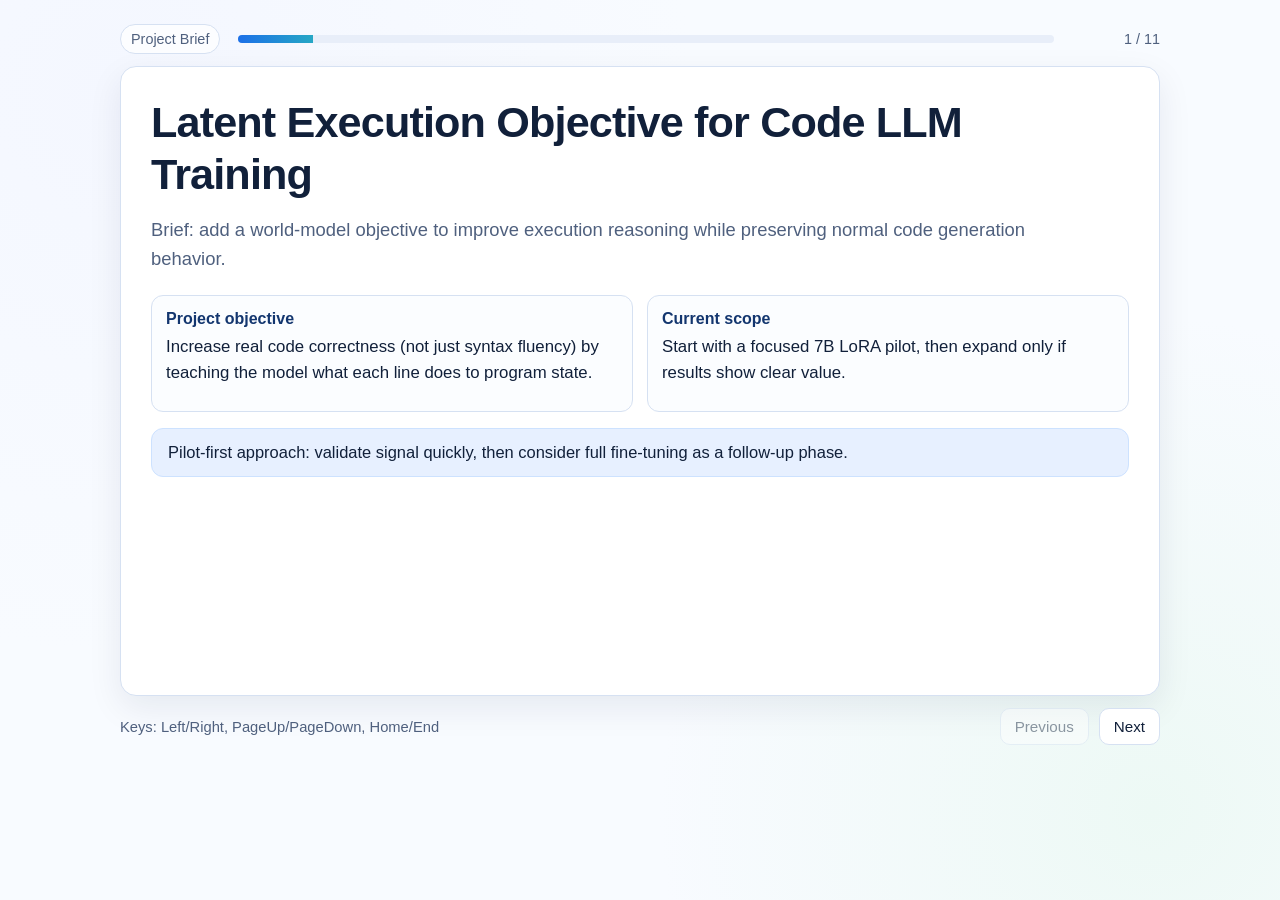
<file: html-animations/nextlat-basic-presentation.html>
<!doctype html>
<html lang="en">
<head>
  <meta charset="UTF-8" />
  <meta name="viewport" content="width=device-width, initial-scale=1.0" />
  <title>Project Brief: Latent State Transition Objective for Code LLMs</title>
  <style>
    :root {
      --bg-1: #f4f7ff;
      --bg-2: #edf9f5;
      --panel: #ffffff;
      --text: #11203a;
      --muted: #4f607e;
      --line: #d6e1f2;
      --primary: #0f62d6;
      --primary-soft: #e7f0ff;
      --good: #0d8a60;
      --warn: #b36b00;
      --shadow: 0 12px 34px rgba(13, 31, 67, 0.08);
    }

    * {
      box-sizing: border-box;
      margin: 0;
      padding: 0;
    }

    body {
      min-height: 100vh;
      font-family: "Space Grotesk", "Avenir Next", "Trebuchet MS", sans-serif;
      color: var(--text);
      background: radial-gradient(circle at 10% 10%, var(--bg-1), transparent 40%),
                  radial-gradient(circle at 90% 90%, var(--bg-2), transparent 35%),
                  #f8fbff;
      padding: 24px;
    }

    .frame {
      max-width: 1040px;
      margin: 0 auto;
    }

    .topbar {
      display: flex;
      align-items: center;
      justify-content: space-between;
      margin-bottom: 12px;
      gap: 10px;
    }

    .title-tag {
      font-size: 0.9rem;
      color: var(--muted);
      border: 1px solid var(--line);
      background: rgba(255, 255, 255, 0.75);
      padding: 6px 10px;
      border-radius: 999px;
    }

    .progress-wrap {
      flex: 1;
      height: 8px;
      background: #e8eef9;
      border-radius: 999px;
      overflow: hidden;
      margin: 0 8px;
    }

    .progress {
      width: 0%;
      height: 100%;
      background: linear-gradient(90deg, #1c70e8, #26a7c5);
      transition: width 250ms ease;
    }

    .counter {
      color: var(--muted);
      font-size: 0.9rem;
      min-width: 88px;
      text-align: right;
    }

    .slide {
      display: none;
      background: var(--panel);
      border: 1px solid var(--line);
      border-radius: 16px;
      box-shadow: var(--shadow);
      padding: 30px;
      min-height: 70vh;
      animation: fadeIn 260ms ease;
    }

    .slide.active {
      display: block;
    }

    @keyframes fadeIn {
      from {
        opacity: 0;
        transform: translateY(6px);
      }
      to {
        opacity: 1;
        transform: translateY(0);
      }
    }

    h1 {
      font-size: clamp(1.8rem, 3.8vw, 2.7rem);
      line-height: 1.2;
      margin-bottom: 14px;
      letter-spacing: -0.02em;
    }

    h2 {
      font-size: clamp(1.4rem, 3.2vw, 2rem);
      line-height: 1.25;
      margin-bottom: 12px;
      letter-spacing: -0.01em;
    }

    p {
      font-size: 1.05rem;
      line-height: 1.58;
      margin-bottom: 10px;
      max-width: 88ch;
    }

    ul, ol {
      margin: 10px 0 0 22px;
      font-size: 1.03rem;
      line-height: 1.55;
    }

    li {
      margin-bottom: 7px;
    }

    code {
      font-family: "IBM Plex Mono", "Consolas", monospace;
      font-size: 0.93em;
      background: #eef4ff;
      border: 1px solid #d3e2ff;
      border-radius: 6px;
      padding: 2px 6px;
    }

    .hero-sub {
      font-size: 1.15rem;
      color: var(--muted);
      margin-bottom: 22px;
    }

    .callout {
      border: 1px solid #cde2ff;
      background: var(--primary-soft);
      border-radius: 12px;
      padding: 14px 16px;
      margin-top: 16px;
      font-size: 1.03rem;
    }

    .grid-2 {
      display: grid;
      grid-template-columns: repeat(2, minmax(0, 1fr));
      gap: 14px;
      margin-top: 14px;
    }

    .card {
      border: 1px solid var(--line);
      border-radius: 12px;
      padding: 14px;
      background: #fbfdff;
    }

    .card h3 {
      font-size: 1rem;
      margin-bottom: 6px;
      color: #13366f;
    }

    .example-grid {
      display: grid;
      grid-template-columns: 1.05fr 1fr;
      gap: 14px;
      margin-top: 14px;
    }

    .code-block {
      margin-top: 8px;
      padding: 12px;
      border-radius: 10px;
      border: 1px solid #d5e2ff;
      background: #0f1f37;
      color: #e9f1ff;
      font-family: "IBM Plex Mono", "Consolas", monospace;
      font-size: 0.84rem;
      line-height: 1.45;
      white-space: pre;
      overflow-x: auto;
    }

    .flow {
      display: grid;
      grid-template-columns: repeat(4, minmax(0, 1fr));
      gap: 10px;
      margin-top: 16px;
      align-items: stretch;
    }

    .step {
      border: 1px solid var(--line);
      border-radius: 10px;
      padding: 10px;
      background: #f9fbff;
      font-size: 0.95rem;
    }

    .step b {
      display: block;
      margin-bottom: 4px;
      color: #12366d;
    }

    .pill-row {
      display: flex;
      flex-wrap: wrap;
      gap: 8px;
      margin-top: 14px;
    }

    .pill {
      border: 1px solid var(--line);
      background: #f6fbff;
      border-radius: 999px;
      padding: 7px 11px;
      font-size: 0.91rem;
      color: #1b3f7a;
    }

    .arch-svg {
      width: 100%;
      margin-top: 14px;
      border: 1px solid var(--line);
      border-radius: 12px;
      background: #fbfdff;
      padding: 8px;
    }

    .status-good { color: var(--good); }
    .status-warn { color: var(--warn); }

    .nav {
      margin-top: 12px;
      display: flex;
      justify-content: space-between;
      align-items: center;
      gap: 10px;
    }

    .hint {
      color: var(--muted);
      font-size: 0.92rem;
    }

    .btn-row {
      display: flex;
      gap: 10px;
    }

    button {
      border: 1px solid var(--line);
      background: #fff;
      color: var(--text);
      border-radius: 10px;
      padding: 9px 14px;
      font-size: 0.95rem;
      cursor: pointer;
    }

    button:hover {
      border-color: var(--primary);
      color: var(--primary);
    }

    button:disabled {
      opacity: 0.45;
      cursor: not-allowed;
    }

    @media (max-width: 860px) {
      body { padding: 14px; }
      .slide { padding: 20px; min-height: 72vh; }
      .grid-2 { grid-template-columns: 1fr; }
      .example-grid { grid-template-columns: 1fr; }
      .flow { grid-template-columns: 1fr 1fr; }
      .topbar { flex-wrap: wrap; }
      .counter { text-align: left; }
    }

    @media (max-width: 560px) {
      .flow { grid-template-columns: 1fr; }
      p, li { font-size: 1rem; }
    }
  </style>
</head>
<body>
  <div class="frame">
    <div class="topbar">
      <div class="title-tag">Project Brief</div>
      <div class="progress-wrap"><div class="progress" id="progress"></div></div>
      <div class="counter" id="counter">1 / 11</div>
    </div>

    <section class="slide active">
      <h1>Latent Execution Objective for Code LLM Training</h1>
      <p class="hero-sub">Brief: add a world-model objective to improve execution reasoning while preserving normal code generation behavior.</p>
      <div class="grid-2">
        <div class="card">
          <h3>Project objective</h3>
          <p>Increase real code correctness (not just syntax fluency) by teaching the model what each line does to program state.</p>
        </div>
        <div class="card">
          <h3>Current scope</h3>
          <p>Start with a focused 7B LoRA pilot, then expand only if results show clear value.</p>
        </div>
      </div>
      <div class="callout">Pilot-first approach: validate signal quickly, then consider full fine-tuning as a follow-up phase.</div>
    </section>

    <section class="slide">
      <h2>Why This Project</h2>
      <p>Standard autoregressive (AR) training is strong at token prediction, but it does not explicitly train state transition understanding.</p>
      <div class="grid-2">
        <div class="card">
          <h3>Current pain</h3>
          <ul>
            <li>Model often writes valid-looking code that fails during execution.</li>
            <li>Logic errors persist even when syntax is correct.</li>
          </ul>
        </div>
        <div class="card">
          <h3>Hypothesis</h3>
          <ul>
            <li>If we train line-to-state transitions, logic consistency should improve.</li>
            <li>We can do this without changing inference behavior.</li>
          </ul>
        </div>
      </div>
    </section>

    <section class="slide">
      <h2>Motivation from Recent Work</h2>
      <p>This approach combines ideas from LLM-JEPA, NextLat, and CWM-style code world modelling.</p>
      <div class="grid-2">
        <div class="card">
          <h3>LLM-JEPA + NextLat intuition</h3>
          <ul>
            <li>LLM-JEPA: predict one view of data from another view in latent space.</li>
            <li>NextLat: treat token sequence states as evolving belief states where the final state predicts what comes next.</li>
          </ul>
        </div>
        <div class="card">
          <h3>From CWM to this method</h3>
          <ul>
            <li>CWM frames code world modelling as predicting the local variable dict and how each line changes it, typically autoregressively token-by-token.</li>
            <li>Here we avoid token-level state generation and predict the state transition directly in latent space.</li>
            <li>Inspired by JEPA, token-level reconstruction can include redundant details not needed for transition learning.</li>
          </ul>
        </div>
      </div>
      <p class="callout">Target objective: learn <code>delta_state_latent</code> for each action line, not autoregressive state-dict text prediction.</p>
    </section>

    <section class="slide">
      <h2>Core Idea in One Slide</h2>
      <p>Keep normal AR code training, but replace token-by-token state dict prediction with latent delta prediction for state changes.</p>
      <div class="flow">
        <div class="step"><b>Input trace step</b> <code>context_t</code>, <code>action_t</code>, <code>state_before_t</code>, <code>state_after_t</code></div>
        <div class="step"><b>Read latents</b> gather <code>CTX_SUM</code>, <code>ACT_SUM</code>, and current <code>STATE_SUM</code> from the same transformer</div>
        <div class="step"><b>Predict delta</b> transition head predicts latent state change caused by the action line</div>
        <div class="step"><b>Train objective</b> compare predicted next-state latent vs detached target next-state latent</div>
      </div>
      <div class="pill-row">
        <span class="pill">Inference unchanged</span>
        <span class="pill">No token-level state generation</span>
        <span class="pill">Locals-only in v1</span>
      </div>
    </section>

    <section class="slide">
      <h2>Concrete Data Example (Trace + Tokens)</h2>
      <div class="example-grid">
        <div class="card">
          <h3>Function call and traced locals</h3>
          <pre class="code-block">def add_if_positive(x, y):
    total = x + y
    if total &gt; 0:
        out = total * 2
    else:
        out = 0
    return out

if __name__ == "__main__":
    result = add_if_positive(2, 5)

# Trace inside add_if_positive frame
step 0 (function entry from main call):
state_before_t0 = {}
state_after_t0  = {"x": 2, "y": 5}

step 1:
state_before_t1 = {"x": 2, "y": 5}
action_line_t1  = total = x + y
state_after_t1  = {"x": 2, "y": 5, "total": 7}</pre>
        </div>
        <div class="card">
          <h3>Model inputs with summary tokens</h3>
          <pre class="code-block"># Step 1 training sample
&lt;CODE_CTX&gt;... result = add_if_positive(2,5) ... total = x + y ...&lt;/CODE_CTX&gt; &lt;CTX_SUM&gt;
&lt;ACTION&gt;total = x + y&lt;/ACTION&gt; &lt;ACT_SUM&gt;

&lt;STATE&gt;{"x":2,"y":5}&lt;/STATE&gt; &lt;STATE_SUM&gt;
&lt;STATE&gt;{"x":2,"y":5,"total":7}&lt;/STATE&gt; &lt;STATE_SUM&gt;</pre>
          <p>Pass A reads <code>CTX_SUM</code>/<code>ACT_SUM</code>; Pass B/C read <code>STATE_SUM</code>. We train against latent transition targets, not token-by-token state dict output.</p>
        </div>
      </div>
    </section>

    <section class="slide">
      <h2>Simple Architecture Diagram (Latent Transition)</h2>
      <p>Concatenate <code>CTX_SUM</code>, <code>ACT_SUM</code>, and <code>STATE_SUM_t</code>, predict a latent delta, then apply a residual update for predicted <code>STATE_SUM_t+1</code> (instead of autoregressive state text decoding).</p>
      <svg class="arch-svg" viewBox="0 0 980 360" role="img" aria-label="Latent transition architecture with residual path">
        <defs>
          <marker id="arrowHead" markerWidth="8" markerHeight="8" refX="7" refY="4" orient="auto">
            <path d="M0,0 L8,4 L0,8 Z" fill="#275aa7"></path>
          </marker>
        </defs>

        <rect x="36" y="36" width="200" height="52" rx="8" fill="#eef4ff" stroke="#b7ccef"></rect>
        <text x="136" y="66" text-anchor="middle" font-size="14" fill="#153e78">h_ctx (&lt;CTX_SUM&gt;)</text>

        <rect x="36" y="126" width="200" height="52" rx="8" fill="#eef4ff" stroke="#b7ccef"></rect>
        <text x="136" y="156" text-anchor="middle" font-size="14" fill="#153e78">h_act (&lt;ACT_SUM&gt;)</text>

        <rect x="36" y="216" width="200" height="52" rx="8" fill="#eef4ff" stroke="#b7ccef"></rect>
        <text x="136" y="246" text-anchor="middle" font-size="14" fill="#153e78">h_state_t (&lt;STATE_SUM&gt;)</text>

        <rect x="300" y="124" width="150" height="58" rx="8" fill="#f4fbff" stroke="#b7ccef"></rect>
        <text x="375" y="158" text-anchor="middle" font-size="15" fill="#153e78">concat</text>

        <rect x="500" y="118" width="190" height="70" rx="8" fill="#f4fbff" stroke="#92b2e5"></rect>
        <text x="595" y="147" text-anchor="middle" font-size="14" fill="#153e78">Predictor MLP</text>
        <text x="595" y="167" text-anchor="middle" font-size="13" fill="#2a5ea8">f([h_state_t, h_ctx, h_act])</text>

        <rect x="730" y="126" width="130" height="54" rx="8" fill="#eefaf4" stroke="#8ccfae"></rect>
        <text x="795" y="157" text-anchor="middle" font-size="14" fill="#1e7047">Delta latent</text>

        <circle cx="764" cy="260" r="24" fill="#f7fbff" stroke="#a7bddf"></circle>
        <text x="764" y="266" text-anchor="middle" font-size="24" fill="#1f4f95">+</text>

        <rect x="820" y="232" width="136" height="56" rx="8" fill="#eef4ff" stroke="#b7ccef"></rect>
        <text x="888" y="256" text-anchor="middle" font-size="13" fill="#153e78">Pred STATE_SUM</text>
        <text x="888" y="274" text-anchor="middle" font-size="13" fill="#153e78">t+1</text>

        <line x1="236" y1="62" x2="300" y2="138" stroke="#275aa7" stroke-width="2" marker-end="url(#arrowHead)"></line>
        <line x1="236" y1="152" x2="300" y2="153" stroke="#275aa7" stroke-width="2" marker-end="url(#arrowHead)"></line>
        <line x1="236" y1="242" x2="300" y2="168" stroke="#275aa7" stroke-width="2" marker-end="url(#arrowHead)"></line>
        <line x1="450" y1="153" x2="500" y2="153" stroke="#275aa7" stroke-width="2" marker-end="url(#arrowHead)"></line>
        <line x1="690" y1="153" x2="730" y2="153" stroke="#275aa7" stroke-width="2" marker-end="url(#arrowHead)"></line>
        <line x1="795" y1="180" x2="772" y2="236" stroke="#1e7047" stroke-width="2" marker-end="url(#arrowHead)"></line>
        <line x1="788" y1="260" x2="820" y2="260" stroke="#275aa7" stroke-width="2" marker-end="url(#arrowHead)"></line>

        <path d="M236 242 L236 320 L764 320 L764 284" fill="none" stroke="#7c4ec3" stroke-width="2.5" stroke-dasharray="7 5" marker-end="url(#arrowHead)"></path>
        <text x="405" y="344" text-anchor="middle" font-size="13" fill="#6a3fb0">Residual path from STATE_SUM_t</text>
      </svg>
      <p class="callout"><code>pred_state_t+1 = h_state_t + f([h_state_t, h_ctx, h_act])</code></p>
    </section>

    <section class="slide">
      <h2>Why This Is Low-Risk to Existing Capability</h2>
      <div class="grid-2">
        <div class="card">
          <h3>Preserve baseline behavior</h3>
          <ul>
            <li>AR loss remains active on code tokens.</li>
            <li>Summary tokens are excluded from AR loss.</li>
            <li>No AR loss on state-only passes.</li>
          </ul>
        </div>
        <div class="card">
          <h3>Controlled rollout knobs</h3>
          <ul>
            <li><code>lambda</code> controls WM strength.</li>
            <li>Optional delayed WM start (AR warmup first).</li>
            <li>No-op/state-change ratio is tunable.</li>
          </ul>
        </div>
      </div>
      <p class="callout">Fallback path is simple: reduce WM weight or disable WM path and keep AR training pipeline intact.</p>
    </section>

    <section class="slide">
      <h2>Pilot Design (Built for Causal Attribution)</h2>
      <p>All variants train/evaluate on the same dataset and protocol.</p>
      <ol>
        <li>Base 7B model (no new tuning)</li>
        <li>7B LoRA AR-only (control for dataset/training exposure)</li>
        <li>7B LoRA AR + WM (proposed method)</li>
      </ol>
      <div class="grid-2">
        <div class="card">
          <h3>What this isolates</h3>
          <p>Improvement from extra data vs improvement from the new latent objective.</p>
        </div>
        <div class="card">
          <h3>v1 training mode</h3>
          <p>Teacher-forced WM path using ground-truth executed action lines from traces.</p>
        </div>
      </div>
    </section>

    <section class="slide">
      <h2>Data and System Work Needed</h2>
      <div class="grid-2">
        <div class="card">
          <h3>Data pipeline</h3>
          <ul>
            <li>Extract step tuples from traced execution.</li>
            <li>Deterministic locals serializer (types, order, truncation).</li>
            <li>Validation checks and no-leak train/val/test splits.</li>
          </ul>
        </div>
        <div class="card">
          <h3>Training stack changes</h3>
          <ul>
            <li>Add summary tokens: <code>&lt;CTX_SUM&gt;</code>, <code>&lt;ACT_SUM&gt;</code>, <code>&lt;STATE_SUM&gt;</code>.</li>
            <li>Implement 3-pass latent readout + transition head.</li>
            <li>Combine losses: <code>L_total = L_AR + lambda * L_WM</code>.</li>
          </ul>
        </div>
      </div>
    </section>

    <section class="slide">
      <h2>Success Metrics and Evaluation Criteria</h2>
      <div class="grid-2">
        <div class="card">
          <h3>Must hold</h3>
          <ul>
            <li>Coding quality does not regress vs AR-only control.</li>
            <li>Pass@1 and execution success stay stable or improve.</li>
          </ul>
        </div>
        <div class="card">
          <h3>Must improve</h3>
          <ul>
            <li>Latent transition error improves on validation traces.</li>
            <li>Logic-error rate trends better than syntax-only gains.</li>
          </ul>
        </div>
      </div>
      <p class="callout"><span class="status-good"><strong>Positive signal:</strong></span> AR+WM improves execution-quality indicators with stable coding quality. <span class="status-warn"><strong>Weak signal:</strong></span> regression or no measurable value vs AR-only.</p>
    </section>

    <section class="slide">
      <h2>Main Risks and Mitigations</h2>
      <div class="grid-2">
        <div class="card">
          <h3>Risk: noisy traces hurt training</h3>
          <p>Mitigation: strict dataset validation, serialization checks, malformed-sample filtering.</p>
        </div>
        <div class="card">
          <h3>Risk: WM objective interferes with AR</h3>
          <p>Mitigation: delayed WM start, conservative <code>lambda</code>, and AR-only control monitoring.</p>
        </div>
        <div class="card">
          <h3>Risk: LoRA underestimates full potential</h3>
          <p>Mitigation: treat LoRA result as signal test; escalate to full FT only if pilot is positive.</p>
        </div>
        <div class="card">
          <h3>Risk: unclear attribution of gains</h3>
          <p>Mitigation: same dataset + same eval protocol across base, AR-only, and AR+WM.</p>
        </div>
      </div>
    </section>

    <div class="nav">
      <div class="hint">Keys: Left/Right, PageUp/PageDown, Home/End</div>
      <div class="btn-row">
        <button id="prev">Previous</button>
        <button id="next">Next</button>
      </div>
    </div>
  </div>

  <script>
    const slides = [...document.querySelectorAll('.slide')];
    const prev = document.getElementById('prev');
    const next = document.getElementById('next');
    const counter = document.getElementById('counter');
    const progress = document.getElementById('progress');

    let index = 0;

    function render() {
      slides.forEach((s, i) => s.classList.toggle('active', i === index));
      const n = slides.length;
      counter.textContent = `${index + 1} / ${n}`;
      progress.style.width = `${((index + 1) / n) * 100}%`;
      prev.disabled = index === 0;
      next.disabled = index === n - 1;
    }

    function go(delta) {
      const n = slides.length;
      index = Math.max(0, Math.min(n - 1, index + delta));
      render();
    }

    prev.addEventListener('click', () => go(-1));
    next.addEventListener('click', () => go(1));

    document.addEventListener('keydown', (e) => {
      if (e.key === 'ArrowRight' || e.key === 'PageDown') go(1);
      if (e.key === 'ArrowLeft' || e.key === 'PageUp') go(-1);
      if (e.key === 'Home') {
        index = 0;
        render();
      }
      if (e.key === 'End') {
        index = slides.length - 1;
        render();
      }
    });

    render();
  </script>
</body>
</html>
</file>
